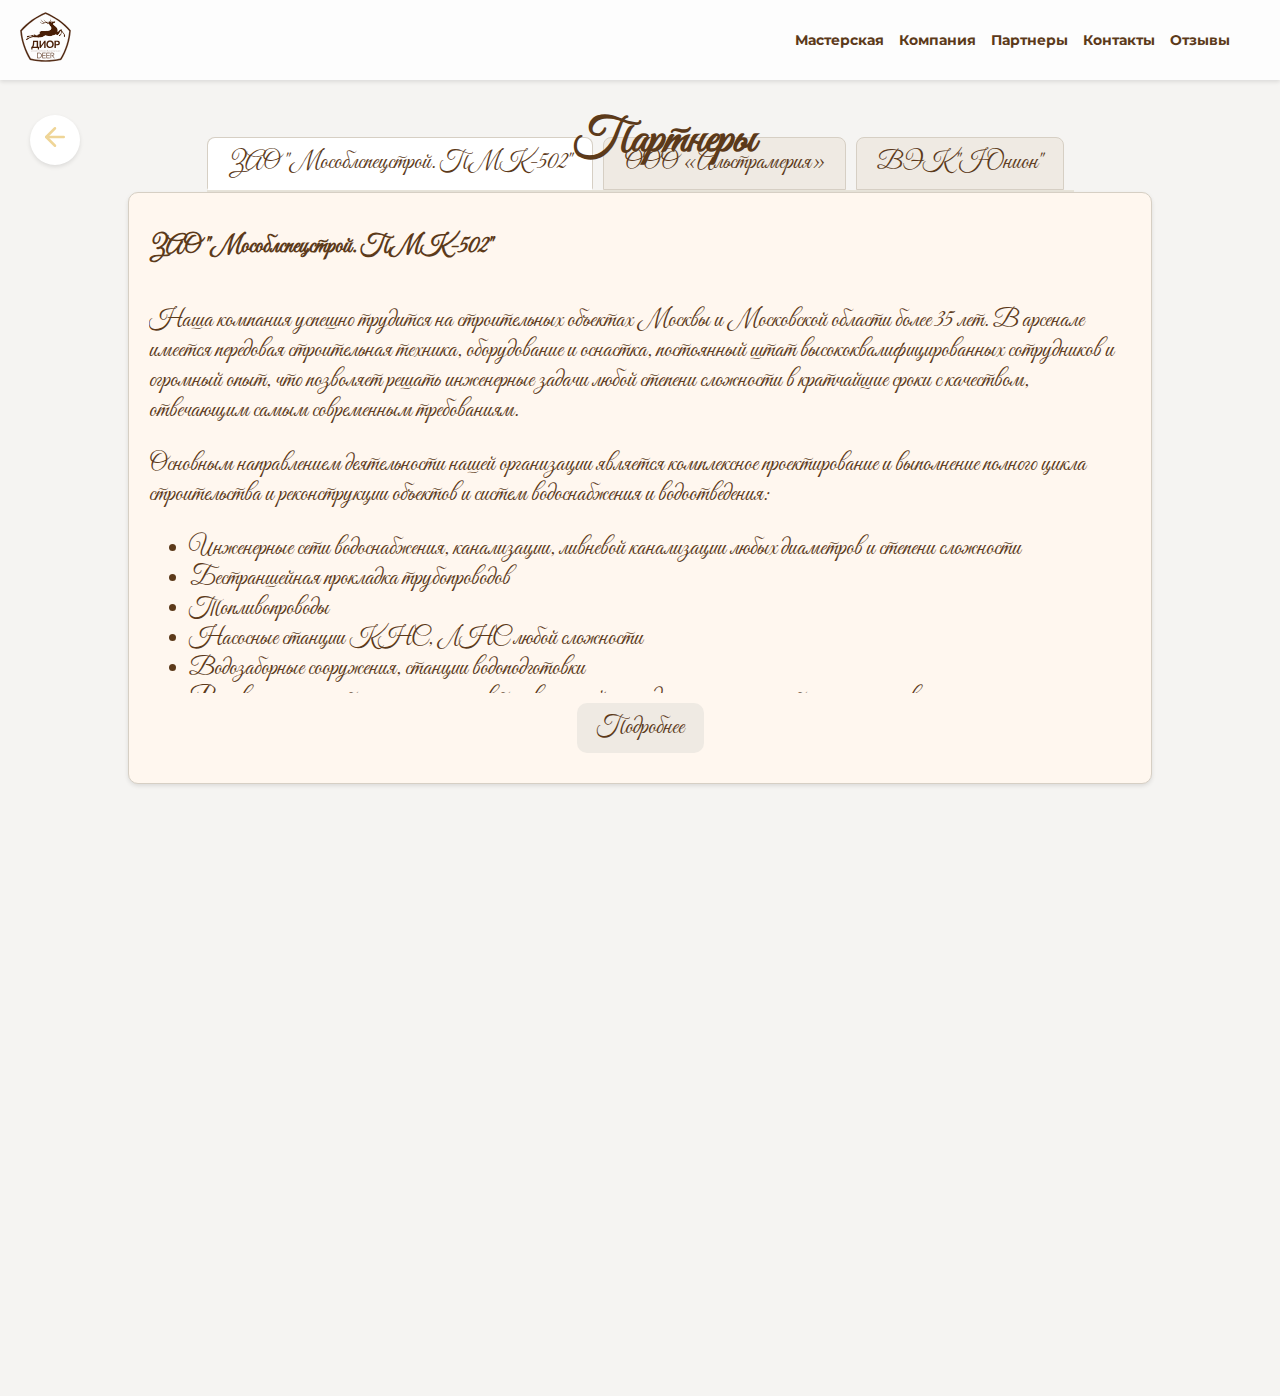
<file: partners.html>
<!DOCTYPE html>
<html lang='en'>
<head>
	<meta charset='UTF-8'>
	<meta name="viewport" content="width=device-width, initial-scale=1.0">
	<title>DIOR Partners</title>
	<link rel="stylesheet" href="partners.module.css">
</head>
<body>
	<header>
        <div class="logo">
            <a href="#">
                <img src="images/logo.svg" alt="logo">
            </a>
        </div>
        <nav class="desktop-menu">
	          <a href="#">Мастерская</a>
            <a href="#">Компания</a>
            <a href="#">Партнеры</a>
            <a href="#">Контакты</a>
	          <a href="#">Отзывы</a>
        </nav>
        <div class="mobile-menu">
            <div class="menu-icon" onclick="toggleMenu()">
                 <svg class="burger-icon" xmlns="http://www.w3.org/2000/svg" viewBox="0 0 24 24" width="24" height="24">
                <line class="line1" x1="3" y1="6" x2="21" y2="6" />
                <line class="line2" x1="3" y1="12" x2="21" y2="12" />
                <line class="line3" x1="3" y1="18" x2="21" y2="18" />
            </svg>
            </div>
        </div>
        <div class="mobile-menu-links">
            <a href="#">Мастерская</a>
            <a href="#">Компания</a>
            <a href="#">Партнеры</a>
            <a href="#">Контакты</a>
	          <a href="#">Отзывы</a>
        </div>
    </header>

    <div class="header-content">
        <div class="back-arrow" id='back_arrow'>
            <a href="index.html">
                <svg xmlns="http://www.w3.org/2000/svg" width="30" height="30" viewBox="0 0 24 24" fill="none" stroke="#efd597" stroke-width="2" stroke-linecap="round" stroke-linejoin="round" class="feather feather-arrow-left">
                    <line x1="19" y1="12" x2="5" y2="12"></line>
                    <polyline points="12 19 5 12 12 5"></polyline>
                </svg>
            </a>
        </div>
        <h1>Партнеры</h1>
    </div>

    <div class="tabs">
        <button class="tab-button active" data-tab="1">ЗАО "Мособлспецстрой. ПМК-502"</button>
        <button class="tab-button" data-tab="2">ООО «Альстрамерия»</button>
	      <button class="tab-button" data-tab="3">ВЭК "Юнион"</button>
    </div>

	<div class="partners-content">
		<div class="tab-content active" id="tab-1">
    <h2>ЗАО "Мособлспецстрой. ПМК-502"</h2>
    <div class="partner-details">
        <p>Наша компания успешно трудится на строительных объектах Москвы и Московской области более 35 лет. В арсенале имеется передовая строительная техника, оборудование и оснастка, постоянный штат высококвалифицированных сотрудников и огромный опыт, что позволяет решать инженерные задачи любой степени сложности в кратчайшие сроки с качеством, отвечающим самым современным требованиям.</p>
        <p>Основным направлением деятельности нашей организации является комплексное проектирование и выполнение полного цикла строительства и реконструкции объектов и систем водоснабжения и водоотведения:</p>
        <ul>
            <li>Инженерные сети водоснабжения, канализации, ливневой канализации любых диаметров и степени сложности</li>
            <li>Бестраншейная прокладка трубопроводов</li>
            <li>Топливопроводы</li>
            <li>Насосные станции КНС, ЛНС любой сложности</li>
            <li>Водозаборные сооружения, станции водоподготовки</li>
            <li>Резервуары и емкостные сооружения, в т.ч. в сложнейших гидрогеологических и стесненных условиях с применением опускного метода</li>
            <li>Очистные сооружения хозяйственно-бытовых стоков</li>
            <li>Сооружения очистки ливневых вод</li>
        </ul>
        <p>Другими видами деятельности являются:</p>
        <ul>
            <li>Дорожно-строительные работы</li>
            <li>Комплексное благоустройство территорий</li>
            <li>Малоэтажное строительство промышленного и жилого назначения</li>
        </ul>
        <p>ЗАО «Мособлспецстрой. ПМК-502» отличает оперативность и гибкость в решении инженерно-технических задач, четкое выполнение достигнутых договоренностей.</p>
        <p>Выручка компании за последние 5 лет:</p>
        <ul>
            <li>2023г – 9385 млн. руб.</li>
            <li>2022г. – 9385 млн. руб.</li>
            <li>2021г. – 3148 млн. руб.</li>
            <li>2020г. – 2222 млн. руб.</li>
            <li>2019г. – 4904 млн. руб.</li>
        </ul>
        <h3>Перечень наиболее значимых реализованных проектов за последние 5 лет:</h3>
        <p><strong>ООО "ИнжСтрой-Инновации" Московская обл. р-н Ленинский г. Видное ш. Белокаменное д.9</strong></p>
        <p>№ИСИ-ПМК/41-23 от 26.04.2023г. Ливневая канализация. Общественно-жилая застройка с объектами социальной инфраструктуры 1-я очередь строительства (Корпуса 1.1 1.2 1.3 1.4)» по адресу: г. Москва ш. Открытое вл. 18/1. Статус: выполнен.</p>
        <p>№ИСИ-ПМК/44-23 от 16.06.2023 комплекс работ по технологическому присоединению к централизованной системе водоотведения поверхностных сточных вод ГУП «Мосводосток». Общественно-жилая застройка с объектами социальной инфраструктуры по адресу: г. Москва ЮАО Кавказский б-р вл.51. Статус: выполнен.</p>
        <p>№ИСИ-ПМК/45-23 от 05.07.2023 комплекс работ по подключению к централизованной системе холодного водоснабжения объекта. Жилой комплекс с подземной автостоянкой и встроенно-пристроенными нежилыми помещениями. Этап 1: квартал 1 корпуса 1.1; 1.4; 1.6 квартал 2 корпуса 2.1 2.4. Этап 1.1: квартал 1. корпуса 1.2 1.3 1.5 квартал 2 корпуса 2.2 2.3 13 квартал 3 корпуса 3.1-3.8 по адресу: г.Москва Очаковское ш. владение 3А 5 5А для выполнения работ по подключение к централизованной системе холодного водоснабжения. Статус: выполнен.</p>
        <p>№ИСИ-ПМК/46-23 от 12.07.2023 комплекс работ по подключению к централизованной системе холодного водоснабжения объекта. Многофункциональный жилой комплекс в составе жилой застройки с объектами социальной инфраструктуры по адресу: г. Москва ул. Руставели вл.14. Статус: выполнен.</p>
        <p>№ИСИ-ПМК/47-23 от 13.07.2023 комплекс работ по подключению к централизованной системе холодного водоснабжения объекта. Многофункциональная общественно-жилая застройка. Корпус 2 - (строения 2.1 2.2 2.3 2.4) жилой дом с подземной автостоянкой и инженерными сетями по адресу: г. Москва Алтуфьевское шоссе земельный участок 53/1. Статус: выполнен.</p>
        <p>ИСИ-ПМК/48-23 от «25» сентября 2023 г. комплекс работ по строительству водопроводной сети. г. Москва Очаковское ш. вл. 3 3А 5 площадка. Статус: выполнен.</p>
        <p>ИСИ-ПМК/50-23 от 16.10.2023 комплекс работ по строительству тепловой сети. г. Москва ул. Складочная вл. 6. Статус: выполнен.</p>
        <p>ИСИ-ПМК/51-23 от 16.10.2023 комплекс строительно-монтажных работ для подключения к централизованной системе холодного водоснабжения. Многофункциональная застройка по адресу: г. Москва ул. Пресненский Вал вл. 27. Статус: в процессе.</p>
        <p>ИСИ-ПМК/52-23 от 18.10.2023 комплекс строительно-монтажных работ по устройству сетей водопровода бытовой и ливневой канализации. «Общеобразовательная организация на 650 мест» по адресу: г. Москва ул. Складочная вл.6. Статус: в процессе.</p>
        <p><strong>ООО "ИнжСтрой-Инновации" Московская обл. р-н Ленинский г. Видное ш. Белокаменное д.9 к.105</strong></p>
        <p>№ИСИ-ПМК.19-22 от 10.01.2022 устройство наружных сетей бытовой канализации. Многофункциональная общественно-жилая застройка. 7 этап строительства. Корпус 3 – жилой дом (строения 3.1 3.2 3.4 3.5 3.6) с подземной стоянкой автомобилей по адресу: г. Москва вблизи Мякининской поймы. Статус: выполнен.</p>
        <p>№ИСИ-ПМК.21-22 от 10.01.2022 устройство сетей ливневой канализации. Статус: выполнен.</p>
        <p>№ИСИ-ПМК/24-22 от 06.02.2022 комплекс работ по строительству дождевой и хозяйственно-бытовой канализации. г. Москва ул. Люблинская вл.72 корп. 28 школа. Статус: выполнен.</p>
        <p>ИСИ-ПМК/27-22 от «04» мая 2022 г. на подключение к централизованной системе холодного водоснабжения объекта. Многофункциональный жилой комплекс. Корп. 1.1 секции 1.1-1.2(этап 1.1) корп. 1.2 секции 1.3-1.4(этап 1.2) и корп. 2 с подземной автостоянкой и ДОО на 110 мест по адресу: г. Москва Красноказарменная ул. вл. 15 ЮВАО район Лефортово. Статус: выполнен.</p>
        <p>ИСИ-ПМК/29-22 от 26» мая 2022 г. на выполнение работ по строительству временных сетей. Общественно-жилая застройка с объектами социальной инфраструктуры" по адресу: г. Москва ул. Севанская вл. 62; Кавказский б-р вл. 51 этап 1. Статус: выполнен.</p>
        <p>ИСИ-ПМК/30-22 от 01.06.2022 комплекс работ по устройству дренажа. Многофункциональная общественно-жилая застройка по адресу: г. Москва ЗАО вблизи Мякининской поймы. 6 этап строительства. Корпус 8 - СОШ на 825 мест. Статус: выполнен.</p>
        <p>ИСИ-ПМК/31-22 от 17.06.2022 устройству наружных инженерных сетей водоснабжения ливневой и бытовой канализации. Объект капитального строительства по адресу: г. Москва Кавказский б-р вл. 51 площадка. Статус: выполнен.</p>
        <p>ИСИ-ПМК/32-22 от 11.07.2022 комплекс работ по устройству наружных сетей ливневой канализации. Многофункциональная общественно-жилая застройка по адресу: г. Москва ЗАО вблизи Мякининской поймы. 6 этап строительства. Корпус 8 - СОШ на 825 мест. Статус: выполнен.</p>
        <p>ИСИ-ПМК/34-22 от 15.08.2022г. комплекс работ по устройству наружных сетей водоснабжения бытовой и дождевой канализации. Общественно-жилая застройка с объектами социальной инфраструктуры 1-я очередь строительства (Корпуса 1.1 1.2 1.3 1.4)» по адресу: г. Москва ш. Открытое вл. 18/1. Статус: выполнен.</p>
        <p>ИСИ-ПМК/37-22 от «03» октября 2022 г.на устройство наружных сетей водоснабжения бытовой и дождевой канализаций. Общественно-жилая застройка 1-я очередь строительства (корпуса 1.11.21.31.41.51.6) по адресу: г. Москва Кавказский б-р вл. 51. Статус: выполнен.</p>
        <p>ИСИ-ПМК/39-22 от 14.11.2022 выполнение работ по хозяйственно-бытовой ливневой канализации и водопровода на объекте: г. Москва Пресненский вал вл. 27. Статус: выполнен.</p>
        <p><strong>ЗАО «ТЗК Шереметьево» 141426 Московская область, город Химки, Международный аэропорт Шереметьево, а/я 7</strong></p>
        <p>№7691821/0522Д от «30»декабря 2021г. Выполнение СМР на объекте. Реконструкция Очистных сооружений поверхностных стоков (инв. № 01023930102393рек.) и промышленно-ливневой канализации на складе ГСМ ББХ. Статус: выполнен.</p>
        <p><strong>"Жилстрой-МО" ООО Московская область, г. Видное, с.п. Молоковское</strong></p>
        <p>№Ж-2183-21 от 15.12.2021г. Устройство внутриплощадочных сетей очистных сооружений поверхностного стока. Комплексная жилая застройка с объектами инфраструктуры по адресу: Московская область, г.о. Красногорск, вблизи д. Путилково. Статус: выполнен.</p>
        <p>№ Ж-207-22 от 04.02.2022г. Устройство «Очистных сооружений поверхностного стока (ЛОС). Комплексная жилая застройка с объектами инфраструктуры расположенная по адресу: Московская область, Одинцовский городской округ, р.п. Заречье. Статус: выполнен.</p>
        <p>№ Ж-1545-22 от 06.06.2022 Выполнение комплекса строительно-монтажных работ по монтажу стальных футляров методом микротоннелирования под прокладку магистральных инженерных сетей хозяйственно-бытовой канализации. Жилой комплекс по адресу: Московская область, городской округ Домодедово, с. Ям 1-я очередь строительства. Статус: выполнен.</p>
        <p><strong>Дорожно-мостовое управление ООО ( ООО ДМУ) 140000 Московская область, г. Люберцы, ул. Красная, д.1, эт.7, пом.72, комн5</strong></p>
        <p>№ 2760-726-24/ЛШ/ДМУ/ПМК от 23.06.2023г. Устройство дождевой канализации (519 м). Реконструкция автомобильной дороги «Лобня – аэропорт Шереметьево. Статус: выполнен.</p>
        <p>№ 2760-726-ДК-2-ЛШ-ПМК от 11.08.2021г. Устройство дождевой канализации. Реконструкция автомобильной дороги «Лобня – аэропорт Шереметьево. Статус: выполнен.</p>
        <p><strong>ООО "ИнжСтрой-Инновации" Московская обл. р-н Ленинский г. Видное ш. Белокаменное д.9 к.105</strong></p>
        <p>№ИСИ-ПМК/18-21 от 27.12.2021 монтаж металлоконструкции ВЗУ. ОАО Марьинская птицефабрика уч.№VIII-3 по адресу: г. Москва поселение Филимоновское. Статус: выполнен.</p>
        <p>№ИСИ-ПМК/17-21 от 08.11.2021 г. устройству дренажа. Многофункциональная общественно-жилая застройка. 7 этап строительства. Корпус 3 – жилой дом (строения 3.1 3.2 3.4 3.5 3.6) с подземной стоянкой автомобилей по адресу: г. Москва вблизи Мякининской поймы. Статус: выполнен.</p>
        <p>№ИСИ-ПМК-14-21 от 20.10.2021 Выполнение комплекса работ по устройству хозяйственно-бытовой ливневой канализации. г. Москва Перовское Шоссе вл. 24 корп. 1.1 1.2. Статус: выполнен.</p>
        <p>№ИСИ-ПМК/07-21 от 23.07.2021г. Устройство наружных сетей ливневой канализации в интервалах К2-221 К2-4 а так же бытовой канализации в интервалах К2-222 223 224 225. Многофункциональный жилой дом корпус 7 (этап 11) в составе комплексной общественно-жилой застройки» по адресу: г. Москва ул. Люблинская вл. 72. Статус: выполнен.</p>
        <p>№ИСИ-ПМК/08-21 от 23.07..2021г. Комплекс работ по строительству сетей ливневой канализации. Технологическое присоединение к центральной системе водоотведения поверхностных сточных вод ГУП "Мосводосток" объекта "Комплексная застройка по адресу: г. Моства ЮВАО р-н Люблино Люблинская ул. вл.72.1этап. Статус: выполнен.</p>
        <p>№ИСИ-ПМК/09-21 от 23.07.2021г. Строительство монолитной части ВЗУ и фундаментных плит павильонов для АРТ скважины. Жилой комплекс "Середневский лес" по адресу: г.Москва поселение Филимонковское ОАО "Марьинская птицефабрика вблизи д. Середнево участок 8-3. Статус: выполнен.</p>
        <p>№ИСИ-ПМК/10-21 от 23.07.2021г. Устройство наружных сетей бытовой и ливневой канализации. Многоэтажная жилая застройка с объектами социальной инфраструктуры: Корпуса 1.3-1.6 по адресу: г. Москва ул. Озерная 44. Статус: выполнен.</p>
        <p>№ИСИ-ПМК/11-21 от 23.07.2021г. Устройство наружных сетей бытовой и ливневой канализации. Многоэтажная жилая застройка с объектами социальной инфраструктуры: по адресу: г. Москва ул. Большая Очаковская вл. 2. Статус: выполнен.</p>
        <p>ИСИ-ПМК/15-21/ВЗУ от 14.10.2021 изготовление и поставка металлоконструкций. ОАО Марьинская птицефабрика уч.№VIII-3 по адресу: г. Москва поселение Филимоновское. Статус: выполнен.</p>
        <p>№ИСИ-ПМК/2021 от 21.01.2021г. Вынос и перекладка сетей дождевой канализации. Жилой комплекс по адресу: г.Москва ул. Академика Павлова д. 56. Статус: выполнен.</p>
        <p><strong>ООО "ИнжСтрой-Инновации" Московская обл. р-н Ленинский г. Видное ш. Белокаменное д.9 к.110</strong></p>
        <p>№СМР-22-2020 от 15.06.2020г. Устройство водопровода. Жилой комплекс по адресу: г.Москва Ильменский проезд 17. Статус: выполнен.</p>
        <p>№СМР-23-2020 от 15.06.2020г. Устройство бытовой и ливневой канализации. Статус: выполнен.</p>
        <p><strong>ООО "ЭнергоСтрой" 194021 Санкт-Петербург ул. Шателена д.26 литер А пом.1-Н комната 151</strong></p>
        <p>№ 2019-ЭС-ШЕР-АНТЦ от 31.05.19г. работы по устройству траншеи глубиной до 7 м шириной 45 м в шпунтах с креплением стенок под прокладку коллектора ВДС. Магистральная РД с соединительной РД-13458910 в составе: участок МРД-1 (от РД-16 до РД-6) участки примыканий РД-6 и РД-17 к МРД-1 западный участок перрона (АНТЦ) площадка ПОЖ-3 на западном перроне сектора Ш-1 стоянка для гонки двигателей на месте МС 68-69» Международного аэропорта Шереметьево. Статус: выполнен.</p>
        <p><strong>АО "АЭРО-Шереметьево" Московская область, г. Химки, ул. Авиационная, вл. 7</strong></p>
        <p>№010219/ГП от 01.02.2019г строительство объекта "Фидерные трубопроводы и гидрантная система терминала С "Этап №1" международного аэропорта Шереметьево". Статус: выполнен.</p>
        <p>№УКС-0388-19 от 28.06.2019г. Общестроительные работы устранение недостатков. Базовый склад и оперативно-заправочный комплекс ТЗК АО "АЭРО-Шереметьево". Статус: выполнен.</p>
        <p>№УКС-0413-19 от 26.07.2019г. строительно-монтажные работы на ж/д пути. Железнодорожный путь необщего пользования с выставочными путями Топливо-заправочного комплекса АО «АЭРО-Шереметьево». Статус: выполнен.</p>
        <p><strong>Директор _____________________ Свирин И.В.</strong></p>
    </div>
    <div class="details-button">
        <button class="show-more-btn">Подробнее</button>
    </div>
</div>


		<div class="tab-content hidden" id="tab-2">
    <h2>ООО "Альстрамерия"</h2>
    <div class="partner-details">
        <p>ООО «АЛЬСТРАМЕРИЯ»<br>
            129344, г. Москва, Анадырский пр-д, д. 9<br>
            ИНН 7716175420 КПП 771601001 ОГРН 1037739153473<br>
            р/с 40702810238090002036 ПАО «Сбербанк» г. Москва<br>
            к/с 30101810400000000225, БИК 044525225, ОКПО 18754113, ОКВЭД 52.74
        </p>
        <p>ООО «Инженерный Центр «Альстрамерия»<br>
            ИНН 7716508824 КПП 771601001 ОГРН 1047796420418<br>
            р/с 40702810338090002033 ПАО «Сбербанк» г. Москва<br>
            к/с 30101810400000000225, БИК 044525225, ОКВЭД 43.22<br>
            Тел/факс: (499) 184-31-46, 184-17-27, 185-21-80<br>
            e mail: <a href="mailto:alstra@alstra.ru">alstra@alstra.ru</a> <br>
            <a href="http://www.alstra.ru">http://www.alstra.ru</a> <br>
            <a href="http://запчастидлякотлов.рф/">http://запчастидлякотлов.рф/</a>
        </p>

        <h3>Краткие сведения</h3>
        <p>ООО "АЛЬСТРАМЕРИЯ" является самостоятельным коммерческим предприятием. В своей структуре объединяет 2 юридических лица - ООО «АЛЬСТРАМЕРИЯ» и ООО «Инженерный центр «Альстрамерия». Общий стаж работы около 25 лет. ООО «АЛЬСТРАМЕРИЯ» зарегистрировано 01.02.1999 г. ООО «ИЦ «Альстрамерия» зарегистрировано 11.06.2004 г.</p>

        <p>В собственности юридических лиц находятся нежилые (офисные) помещения общей площадью 156 кв м., заключен долгосрочный договор аренды складского помещения общей площадью 70 кв м. В своей структуре предприятия объединяют более 60 (штатный и привлекаемый по трудовым соглашениям) человек квалифицированного персонала, оснащенного необходимым оборудованием, инструментом, приспособлениями, обеспечивающих высокое качество выполняемых работ.</p>

        <p>Недоимок в городской и федеральный бюджет, задолженностей по заработной плате оба предприятия не имеют.</p>

        <p>Директор ООО "АЛЬСТРАМЕРИЯ": А.Ю. Фоломеев</p>
        <p>Генеральный директор ООО ИЦ "Альстрамерия": С.М. Никитин</p>

        <h3>Сведения о претенденте на выполнение монтажных и пусконаладочных работ по электроснабжению, автоматике, системам автоматизированного учета и контроля, системам автоматизированное здание, системам охранного телевидения и охранных сигнализаций, СКУД, ЛВС, телевидению, отоплению, водоснабжению, канализации, котельной, вентиляции, кондиционированию</h3>

        <p>ООО «АЛЬСТРАМЕРИЯ»<br>
            Юридический и фактический адрес: 129344, г. Москва, Анадырский пр-д, д. 9<br>
            Дата регистрации: 01.02.1999г<br>
            ИНН 7716175420 КПП 771601001 ОГРН 1037739153473 ОКВЭД 52.74
        </p>
        <p>Учредители-граждане Российской федерации:<br>
            Никитин Сергей Михайлович, Фоломеев Андрей Юрьевич<br>
            Офисные и производственные мощности: 129344, г. Москва, Анадырский пр-д, д. 9, офис, собственность, 156 м2;
        </p>

        <p>ООО «Инженерный центр «Альстрамерия»<br>
            Юридический и фактический адрес: 129344, г. Москва, Анадырский пр-д, д. 9<br>
            Дата регистрации: 11.06.2004г.<br>
            ИНН 7716508824 КПП 771601001 ОГРН 1047796420418 ОКВЭД 45.01
        </p>
        <p>Учредители-граждане Российской федерации:<br>
            Никитин Сергей Михайлович, Фоломеев Андрей Юрьевич<br>
            Офисные и производственные мощности: 129344, г. Москва, Анадырский пр-д, 9, офис 111 м2; 129344, г. Москва, ул. Менжинского, д. 23, корп.2, склад, аренда, 70 м2.
        </p>
        <p>Действующее членство в Саморегулируемой организации «Cоюз монтажников инженерных систем зданий и сооружений» - регистрационный номер 300 от 21.01.2010 г</p>
        <p>Действующее членство в Межрегиональной ассоциации архитекторов и проектировщиков- регистрационный номер 0450.</p>
        <p>Лицензия №77-Б/02139 от 22.05.2015 г на осуществление деятельности по монтажу, техническому обеспечению и ремонту средств обеспечения пожарной безопасности зданий и сооружений.</p>
        <p>Лицензия №ЦО-(У)-02-108-12177 от 18.02.2021 на право сооружения ядерных установок.</p>
        <p>Сертификат соответствия №СДС.ССТ.СМК 31111.04-173 от 08.07.2022 г Система Менеджмента Качества (ISO 9001:2015)</p>

        <h3>Собственный производственный и технический персонал</h3>
        <p>Штат: 60 человек:</p>
        <ul>
            <li>Руководство - 5</li>
            <li>Бухгалтерия - 2</li>
            <li>Юрист, кадры - 1</li>
            <li>Секретариат - 1</li>
            <li>Прорабы - 6</li>
            <li>Снабжение-склад - 4</li>
            <li>Монтажники - 24, от 50 до 100 работают по договорам подряда</li>
            <li>Инженеры-проектировщики - 8</li>
            <li>Инженеры-наладчики – 9</li>
            <li>Специалисты IT – 2 работают по договорам подряда</li>
        </ul>

        <h3>Перечень наиболее крупных объектов сопоставимого вида и объемы выполненных работ компанией «Альстрамерия»</h3>
        <ul>
            <li>1999г.- 2000г. - посольство Индии, - отопление, водопровод, канализация, тепловой пункт</li>
            <li>2000г.-2001г. - загородный комплекс отдыха КАНТРИ-КЛУБ, 1500м2 - вентиляция, отопление, водопровод, канализация, котельная</li>
            <li>2002г.-2003г - 61 отд. милиции, г Москва - отопление, водопровод, канализация</li>
            <li>2002г.- КОРУС - торговый центр МКАД 61 км - котельная</li>
            <li>2003г.-2004г. - Деловой центр АРКАДА (м. Профсоюзная) - вентиляция, кондиционирование</li>
            <li>2003г.-2005г. - развлекательный центр СОЛЯРИС (Осташковское ш. 2 км) - котельные</li>
            <li>2006г.-2007г. - САЛАНФ-СТРОЙ - МО, Дмитровский р-н, Российский Олимпийский Центр ОЗЕРО КРУГЛОЕ - вентиляция, отопление</li>
            <li>2007г. – санно-бобслейная трасса ПАРАМОНОВО - электроснабжение</li>
            <li>2007г.-2008г. - САЛАНФ-СТРОЙ - МО, Рузский р-н, с. Волынщино, «Спортивный зал Сборной России для тяжелой атлетики, с бытовыми помещениями» - вентиляция, кондиционирование</li>
            <li>2007г.-2010г. - Банк ЦЕНТРКРЕДИТ, г. Москва, ул.1812года, банк, ресторан, 1600 м2 – вентиляция, отопление, водопровод, канализация, электроснабжение</li>
	          <li>2007г.- 2010г. – ФОДД - Головной офис компании ИНТЕРРОС, г. Москва, ул. Большая Якиманка, здание 5 эт. – отопление, водопровод, канализация, тепловой пункт;</li>
            <li>2007г.- 2009г. – ТРЕСТ МОСЭЛЕКТРОТЯГСТРОЙ - Особая экономическая зона «Дубна» - электроснабжение 4-х (из 5) корпусов 1-го пускового комплекса, уличное освещение;</li>
            <li>2008г.- 2010г. - САЛАНФ-СТРОЙ - г. Москва, 17-ый проезд Марьиной рощи, вл.4, «Многоярусный гараж, техцентр» - вентиляция;</li>
            <li>2008г.- 2010г. - САЛАНФ-СТРОЙ -г. Москва, Нахимовский проспект, вл.47, корп.2 – Жилой дом 22 эт. с подземным паркингом - вентиляция;</li>
            <li>2008г.- 2010г. - САЛАНФ-СТРОЙ - г. Москва, Нахимовский проспект, вл.47, корп.3 – «Учебно-производственный комбинат» - вентиляция;</li>
            <li>2009г. - ООО «Адвант – Инвест» - МО, г. Дубна, промзона Александровка - наружные сети водопровод, канализация;</li>
            <li>2009г. – 2010г. – МО, г Сергиев Посад, ул. Митькина, д. 14 - гостиница 2500 м<sup>2</sup> - отопление, водоснабжение, канализация, котельная, вентиляция;</li>
            <li>2009г. – 2011г. – САЛАНФ-СТРОЙ - г. Москва, Комсомольский пр-т, д. 22/2 – «Поликлиника №17 Министерства Обороны РФ» - вентиляция;</li>
            <li>2009г. - 2011г. – ТРЕСТ МОСЭЛЕКТРОТЯГСТРОЙ - г. Воронеж, Академия ГО МЧС России, реконструкция учебного корпуса, 5 эт. (включая этаж клинико-диагностического центра); электромонтаж внутренних сетей, поставка наладка электрооборудования;</li>
            <li>2010г.- 2011г. - ООО «Бокер» - г. Москва, ул. Садовая-Самотечная, д.13, стр.3 – ресторан ШТОЛЕ, 250 м<sup>2</sup>, - водоснабжение, канализация;</li>
            <li>2010г.- 2011г. - ФОДД - г. Москва, ЦАО, ул. Малая Никитская, д. 15, стр. 1- Жилой дом 7 эт., 4300 м<sup>2</sup>, водоснабжение, канализация;</li>
            <li>2010г.-2011г. – ТРЕСТ МОСЭЛЕКТРОТЯГСТРОЙ - МО, г. Балашиха, Институт ГО МЧС России, здания испытательного полигона, 5 зданий, электромонтаж внутренних сетей, монтаж наружных коллекторов электрических сетей и сетей связи, установка и расключение оборудования;</li>
            <li>2011г. – 2013 г – МО, г. Дубна, ул. Ж.Кюри, д. 6 – ОИЯИ Объединенный Институт Ядерных Исследований - монтаж приточных установок, установка чиллеров и фанкоилов.</li>
            <li>2011г. – 2013 г - ФОДД - г. Москва, ул. Советской Армии, вл. 6 - Жилой дом, Спорткомплекс, 12 000 м<sup>2</sup> – водоснабжение, канализация, отопление, теплоснабжение;</li>
            <li>2011г. – 2012г. - ФОДД -1-й Зачатьевский пер., д. 8/9 - Жилой дом - отопление, водоснабжение, теплоснабжение, кондиционирование;</li>
            <li>2012г. – 2012г. – МО, г. Красногорск-2, б-р Строителей, д. 4, стр. 1 Банк Проектного Финансирования, 3000 м<sup>2</sup>– электроснабжение, вентиляция, холодоснабжение, водоснабжение, канализация, отопление.</li>
            <li>2012г. – 2013г – г. Москва, ул. Пречистенка, д. 18 – особняк XVIII в./офисное здание – электроснабжение, автоматизация.</li>
            <li>2012г. – 2014 г ГП СМУ 2 - г. Москва, Зеленоградский АО, мкр.20, корп. 2038/2040 – Жилые дома по 24 этажа, 12100 м<sup>2</sup> – вентиляция, отопление.</li>
            <li>2012г. – 2014г - ПЕТРОСПЕК - МО, г. Щелково, Пролетарский пр-т, Гостиничный комплекс «Звездная», 31800 м<sup>2</sup> – отопление, котельная, теплый пол.</li>
            <li>2013г. – 2014 г – ООО "ПСК "ПИКО" – г. Дубна, здание Ускорителя Элементарных Частиц ОИЯИ Объединенного Института Ядерных Исследований, 650 м<sup>2</sup> – электроснабжение, электроосвещение, вентиляция.</li>
            <li>2015г. – по настоящее время – ЖК «ЭГО Дом» с паркингом- г. Москва, ул. Новоалексеевская, д. 22А – монтаж систем водоснабжения, отопление, канализация, пожарный водопровод.</li>
            <li>2015г – 2017 г– Московская область, Истринский район, КП "Миллениум Парк"- жилой дом - изготовление проектной документации, архитектура, строительно-монтажные работы (автоматика и диспетчеризация, электроснабжение, электроосвещение, вентиляция, кондиционирование, автоматика, слаботочные сети, отопление, водопровод, канализация, система «умный дом»), отделочные работы, меблировка.</li>
            <li>2016 г- 2017 г- КП «Артек», Московская область, Красногорский район, вблизи д. Козино. Жилой дом изготовление проектной документации, архитектура, строительно-монтажные работы (автоматика и диспетчеризация, электроснабжение, электроосвещение, вентиляция, кондиционирование, автоматика, слаботочные сети, отопление, водопровод, канализация, «умный дом»), отделочные работы.</li>
            <li>2016 г- 2017 г- выполнено с соблюдением сроков - Объединенный Институт Ядерных Исследований - монтажные и пуско-наладочные работы градирной установки 3,5 мВт.</li>
            <li>2017 г - выполнено с соблюдением сроков- ТК «Ритейл Парк» по адресу: Самарская область, г. Тольятти, пересечение Южного и Обводного шоссе - поставка крупного дорогостоящего вентиляционного оборудования.</li>
            <li>2017 г - выполнено с соблюдением сроков- ООО «ИММО-ТЛТ», г. Тольятти, пересечение Южного и Обводного шоссе, ТЦ «Акварель» - поставка крупного дорогостоящего вентиляционного оборудования.</li>
            <li>2017 г - выполнено с соблюдением сроков - Объединенный Институт Ядерных Исследований - монтажные и пуско-наладочные работы дополнительных чиллеров и приточных установок.</li>
            <li>2017 г - 2019 г - Центр современной культуры «Гараж» г. Москва, Крымский Вал, д.9, стр. 45 - изготовление проектной документации, монтаж инженерных систем (автоматика и диспетчеризация, электроснабжение, электроосвещение, вентиляция, кондиционирование, автоматика, слаботочные сети, отопление, водопровод, канализация).</li>
            <li>2017 г - 2019 - Фонд развития и поддержки искусства «АЙРИС»- ВДНХ (отдельно стоящее здание 1780м) - изготовление проектной документации, монтаж инженерных систем (автоматика и диспетчеризация, электроснабжение, электроосвещение, вентиляция, кондиционирование, автоматика, слаботочные сети, отопление, водопровод, канализация).</li>
            <li>2018 г - 2019 г- территория Базового склада ГСМ и Оперативно-заправочного комплекса топливозаправочного комплекса АО «АЭРО-Шереметьево» выполнение строительно-монтажных работ опрессовки и пуско-наладочных работ (ПНР).</li>
            <li>2019 г - 2020 г – ИКЕА-Московская обл., Солнечногорский р-н, д. Есипово- изготовление проектной документации, монтаж инженерных систем (автоматика и диспетчеризация, электроснабжение, электроосвещение, вентиляция, кондиционирование).</li>
            <li>2020 г – по настоящее время - АО «ШТРАБАГ» - Объект Объединенный Институт Ядерных Исследований Московская область, 141980 г. Дубна, площадка ЛФВЭ, <a href="http://nucloweb.jinr.ru/nica/colliderl.html">http://nucloweb.jinr.ru/nica/colliderl.html</a> «Размещение тяжелоионного коллайдера NICA на площадке ЛФВЭ ОИЯИ в г. Дубне с частичной реконструкцией здания 1», виды работ: отопление, водоснабжение, канализация, пожаротушение вентиляция, электроснабжение.</li>
            <li>2020 г – 2021 г- Пентхаус- частный Заказчик (860м) - г. Москва, 1-й Зачатьевский переулок, дом 10 - изготовление проектной документации, архитектура, строительно-монтажные работы (автоматика и диспетчеризация, электроснабжение, электроосвещение, вентиляция, кондиционирование, автоматика, слаботочные сети, отопление, водопровод, канализация, «умный дом»), отделочные работы.</li>
            <li>2020 г – 2021 г- Объединенный Институт Ядерных Исследований - монтажные и пуско-наладочные работы по обвязке и пуско-наладке двух холодильных установок (чиллер) с функцией естественного охлаждения NWA-FC 8 S K P SI+PD для системы водяного охлаждения (СВО) вакуумной системы Бустера и Нуклотрона.</li>
            <li>2021 г - выполнено с соблюдением сроков - Общество с ограниченной ответственностью «АДЮТОН-Н» (680м) - монтаж и пуско-наладка инженерных систем (автоматика и диспетчеризация, электроснабжение, электроосвещение) на объекте, по адресу: г. Москва, ул. 1-й Красногвардейский, д 22, стр 1, эт 26. ОФИСНЫЕ ПОМЕЩЕНИЯ для ООО ХЬЮГО БОСС РУС.</li>
            <li>2021-2023 г дом с бассейном, храмом - частный Заказчик (4870м) Московская область, Одинцовский район, городское поселение Лесной Городок, деревня Бородки - изготовление проектной документации, архитектура, строительно-монтажные работы (автоматика и диспетчеризация, электроснабжение, электроосвещение, вентиляция, кондиционирование, автоматика, слаботочные сети, отопление, водопровод, канализация, «умный дом»), отделочные работы.</li>
            <li>2022 г - выполнено с соблюдением сроков - Объединенный Институт Ядерных Исследований - монтажные и пуско-наладочные работы системы водяного охлаждения синхрона Бустер Нуклотрон проекта NICA.</li>
            <li>2023 г - по настоящее время- частный Заказчик (2087м) - Дом. Московская область, городской округ Красногорск, поселок дачного хозяйства Архангельское, улица Садовая - изготовление проектной документации, архитектура, строительно-монтажные работы (автоматика и диспетчеризация, электроснабжение, электроосвещение, вентиляция, кондиционирование, автоматика, слаботочные сети, отопление, водопровод, канализация, «умный дом»), отделочные работы.</li>
            <li>2023 г - выполнено с соблюдением сроков - Общеобразовательное частное учреждение «Газпром школа» выполнение рабочей документации для замены запорной арматуры и радиаторов системы отопления Здания, на основании чертежей и исходной информации, шефмонтаж.</li>
            <li>2023 г - по настоящее время - Общество с ограниченной ответственностью «БЕРОЛЮКС» - проведение монтажных работ (отопление, водоснабжение, канализация, пожаротушение вентиляция, электроснабжение) на объекте: «Завод по производству композитных и полимерных материалов, по адресу: Московская область, г. Дубна, ул. Приборостроителей, д.3в, в 390м на юго-запад, территория НПЗ ОЭЗ ТВТ «Дубна».</li>
            <li>2024 г - по настоящее время жилое помещение (квартира), расположенное в Многофункциональном жилом комплексе с подземной автостоянкой по адресу: Российская Федерация, город Москва, вн. тер. г. муниципальный округ Пресненский, наб. Краснопресненская, д. 14А, к. 1 - изготовление проектной документации, архитектура, строительно-монтажные работы (автоматика и диспетчеризация, электроснабжение, электроосвещение, вентиляция, кондиционирование, автоматика, слаботочные сети, отопление, водопровод, канализация, «умный дом»), отделочные работы.</li>
        </ul>
        <p>Директор ООО " АЛЬСТРАМЕРИЯ " А.Ю. Фоломеев</p>
        <p>Генеральный директор ООО "ИЦ "Альстрамерия" С.М. Никитин</p>
    </div>
    <div class="details-button">
        <button class="show-more-btn">Подробнее</button>
    </div>
</div>

		
		<div class='tab-content hidden' id='tab-3'>
			<h2>ВЭК "Юнион"</h2>
			<div class="partner-details">
				<h3>Официальный сайт:</h3>
				<a href='https://vekunion-msk.ru/' target='_blank'>https://vekunion-msk.ru/</a>
			</div>
		</div>

	</div>

</body>
<script src="script_partners.js"></script>
</html>
</file>
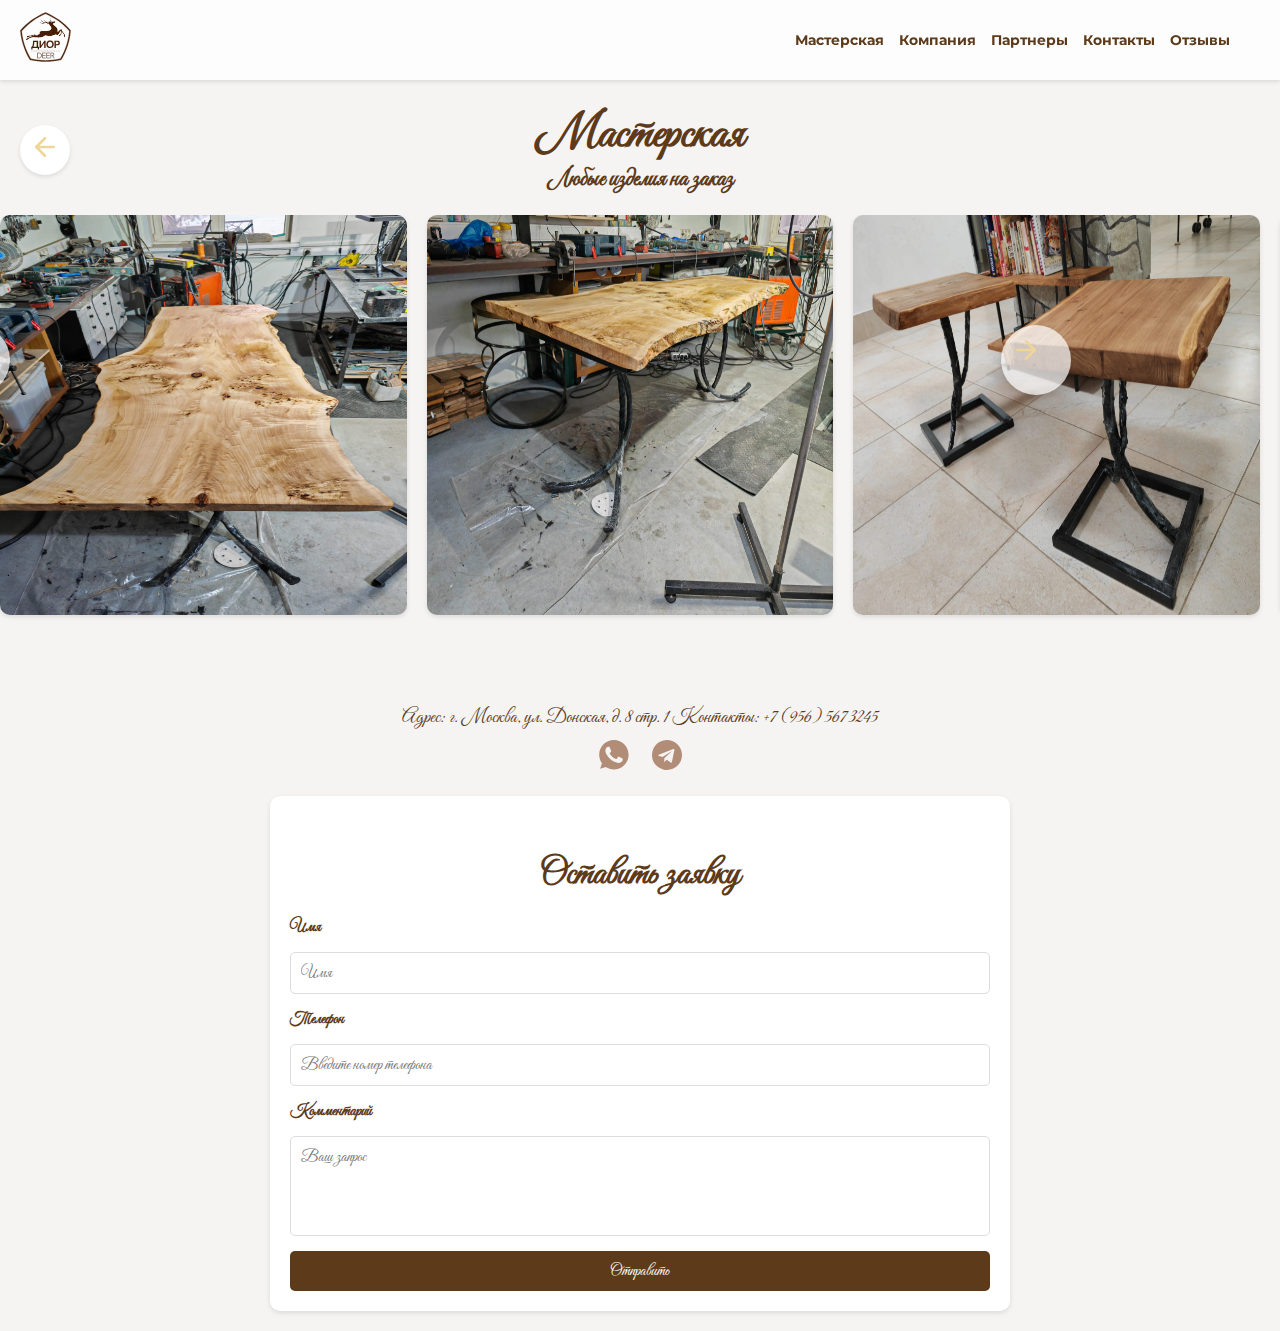
<file: workshop.html>
<!DOCTYPE html>
<html lang="en">
<head>
    <meta charset="UTF-8">
    <meta name="viewport" content="width=device-width, initial-scale=1.0">
    <title>Мастерская</title>
    <link rel="stylesheet" href="workshop.module.css">
</head>
<body>
    <header>
        <div class="logo">
            <a href="index.html">
                <img src="images/logo.svg" alt="logo">
            </a>
        </div>
        <nav class="desktop-menu">
	          <a href="#">Мастерская</a>
            <a href="#">Компания</a>
            <a href="partners.html">Партнеры</a>
            <a href="#">Контакты</a>
	          <a href="#">Отзывы</a>
        </nav>
        <div class="mobile-menu">
            <div class="menu-icon" onclick="toggleMenu()">
                 <svg class="burger-icon" xmlns="http://www.w3.org/2000/svg" viewBox="0 0 24 24" width="24" height="24">
                <line class="line1" x1="3" y1="6" x2="21" y2="6" />
                <line class="line2" x1="3" y1="12" x2="21" y2="12" />
                <line class="line3" x1="3" y1="18" x2="21" y2="18" />
            </svg>
            </div>
        </div>
        <div class="mobile-menu-links">
            <a href="#">Мастерская</a>
            <a href="#">Компания</a>
            <a href="#">Партнеры</a>
            <a href="#">Контакты</a>
	          <a href="#">Отзывы</a>
        </div>
    </header>

    <div class="header-content">
        <div class="back-arrow" id='back_arrow'>
            <a href="index.html">
                <svg xmlns="http://www.w3.org/2000/svg" width="30" height="30" viewBox="0 0 24 24" fill="none" stroke="#efd597" stroke-width="2" stroke-linecap="round" stroke-linejoin="round" class="feather feather-arrow-left">
                    <line x1="19" y1="12" x2="5" y2="12"></line>
                    <polyline points="12 19 5 12 12 5"></polyline>
                </svg>
            </a>
        </div>
        <h1>Мастерская</h1>
	    <h3>Любые изделия на заказ</h3>
    </div>

    <main>

<!--         <section class="slider-container"> -->
<!--             <div class="slider"> -->
<!--                 <div class="slide active"><img src="images/workshop/1.jpeg" alt="Item 1"></div> -->
<!--                 <div class="slide"><img src="images/workshop/2.jpeg" alt="Item 2"></div> -->
<!--                 <div class="slide"><img src="images/workshop/3.jpeg" alt="Item 3"></div> -->
<!--                 &lt;!&ndash; Add more slides here, up to 20 &ndash;&gt; -->
<!--                 <div class="slide"><img src="images/workshop/4.jpeg" alt="Item 4"></div> -->
<!--                 <div class="slide"><img src="images/workshop/5.jpeg" alt="Item 5"></div> -->
<!-- 	            <div class="slide"><img src="images/workshop/6.jpeg" alt="Item 6"></div> -->
<!-- 	            <div class="slide"><img src="images/workshop/7.jpeg" alt="Item 7"></div> -->
<!-- 	            <div class="slide"><img src="images/workshop/8.jpeg" alt="Item 8"></div> -->
<!-- 	            <div class="slide"><img src="images/workshop/9.jpeg" alt="Item 9"></div> -->
<!-- 	            <div class="slide"><img src="images/workshop/10.jpeg" alt="Item 10"></div> -->
<!-- 	            <div class="slide"><img src="images/workshop/11.jpeg" alt="Item 11"></div> -->
<!-- 	            <div class="slide"><img src="images/workshop/12.jpeg" alt="Item 12"></div> -->
<!--                 &lt;!&ndash; Continue adding images up to 20 &ndash;&gt; -->
<!--             </div> -->
<!--              -->
<!--         </section> -->
<!-- 	     -->
<!-- 	    <div class="arrows"> -->
<!--                 <div class="arrow left-arrow">&lt;</div> -->
<!--                 <div class="arrow right-arrow">&gt;</div> -->
<!--             </div> -->
	    
	    <div class="slider-container">
    <div class="slider"></div>
</div>
<div class="arrows">
<!--     <div class="arrow left-arrow">&lt;</div> -->
	<div class="back-arrow arrow left-arrow" id='left_arrow'>
                <svg xmlns="http://www.w3.org/2000/svg" width="30" height="30" viewBox="0 0 24 24" fill="none" stroke="#efd597" stroke-width="2" stroke-linecap="round" stroke-linejoin="round" class="feather feather-arrow-left">
                    <line x1="19" y1="12" x2="5" y2="12"></line>
                    <polyline points="12 19 5 12 12 5"></polyline>
                </svg>
        </div>
<!--     <div class="arrow right-arrow">&gt;</div> -->
	<div class="back-arrow arrow right-arrow" id='right_arrow'>
                <svg xmlns="http://www.w3.org/2000/svg" width="30" height="30" viewBox="0 0 24 24" fill="none" stroke="#efd597" stroke-width="2" stroke-linecap="round" stroke-linejoin="round" class="feather feather-arrow-left">
                    <line x1="19" y1="12" x2="5" y2="12"></line>
                    <polyline points="12 19 5 12 12 5"></polyline>
                </svg>
        </div>
</div>

        <section class="contact-info">
            <p class="address">Адрес: г. Москва, ул. Донская, д. 8 стр. 1 Контакты: +7 (956) 567 3245</p>
<!--             <p class="contacts">Контакты: +7 (956) 567 3245</p> -->
            <div class="contact-icons">
                <a href="#"><img src="images/whatsapp.svg" alt="WhatsApp"></a>
                <a href="#"><img src="images/telegram.svg" alt="Telegram"></a>
            </div>
        </section>

        <section class="form-section">
            <h3>Оставить заявку</h3>
            <form action="#">
                <label for="name">Имя</label>
                <input type="text" id="name" name="name" placeholder="Имя">

                <label for="phone">Телефон</label>
                <input type="text" id="phone" name="phone" placeholder="Введите номер телефона">

                <label for="comment">Комментарий</label>
                <textarea id="comment" name="comment" placeholder="Ваш запрос"></textarea>

                <button type="submit">Отправить</button>
            </form>
        </section>
    </main>
    <!-- Модальное окно -->
<div id="modal" class="modal">
    <span class="close">&times;</span>
    <img class="modal-content" id="modalImg">
</div>
    <script src="script_workputshop.js"></script>
</body>
</html>
</file>
<file: partners.module.css>
/* Общие стили */

@import url('https://fonts.googleapis.com/css2?family=Montserrat:wght@400;700&display=swap');
@import url('https://fonts.googleapis.com/css2?family=Great+Vibes&display=swap');

body {
    margin: 0;
    overflow-x: hidden;
    overflow-y: hidden;
    display: flex;
    justify-content: center;
    align-items: flex-start;
    flex-direction: column;
    height: 100vh;
    background-color: #F5F4F2;
    /*font-family: 'Montserrat', sans-serif;*/
    font-family: 'Great Vibes', cursive;
    color: #5C3A1A;
}

header {
    width: 100%;
    height: 80px;
    background-color: rgba(255, 255, 255, 0.8);
    box-shadow: 0 2px 4px rgba(0, 0, 0, 0.1);
    position: absolute;
    top: 0;
    left: 0;
    z-index: 100;
    display: flex;
    justify-content: space-between;
    align-items: center;
    padding: 10px 20px;
    box-sizing: border-box;
}

header .logo img {
    height: 50px;
}

header nav {
    display: flex;
    align-items: center;
    gap: 15px;
    margin-left: auto;
}

header nav a {
    text-decoration: none;
    color: #5C3A1A;
    font-size: 0.85em;
    font-weight: bold;
    font-family: 'Montserrat', sans-serif;
}

.mobile-menu {
    display: flex;
    flex-direction: column;
    width: 30px;
    height: 30px;
    justify-content: center;
    cursor: pointer;
}

.burger-icon {
    display: none;
    width: 24px;
    height: 24px;
}

.burger-icon line {
    stroke: #333;
    stroke-width: 2;
    stroke-linecap: round;
    transition: all 0.3s ease;
}

.mobile-menu-links {
    display: none;
    flex-direction: column;
    position: absolute;
    top: 60px;
    right: 20px;
    background-color: rgba(255, 255, 255, 0.9);
    box-shadow: 0 2px 4px rgba(0, 0, 0, 0.1);
    padding: 20px;
    border-radius: 5px;
}

.mobile-menu-links a {
    margin-bottom: 20px;
    text-decoration: none;
    color: #5C3A1A;
    font-size: 1em;
    font-weight: bold;
}

.mobile-menu-links a:last-child {
    margin-bottom: 0;
}

.mobile-menu-links.active {
    display: flex;
}

.header-content {
    position: absolute;
    top: 10%;
    display: flex;
    align-items: center;
    justify-content: space-between;
    width: 100%;
    padding: 20px 30px;
    box-sizing: border-box;
    margin-bottom: 20px;
}

.back-arrow {
    display: flex;
    align-items: center;
    justify-content: center;
    width: 50px;
    height: 50px;
    background-color: #ffffff;
    border-radius: 50%;
    box-shadow: 0 2px 4px rgba(0, 0, 0, 0.1);
}

.back-arrow svg {
    width: 30px;
    height: 30px;
}

.header-content h1 {
    font-family: 'Great Vibes', cursive;
    font-size: 48px;
    color: #5C3A1A;
    margin: 0 auto;
    text-align: center;
}

.tabs {
    display: flex;
    justify-content: center;
    margin: 0 auto;
    margin-top: 40px;
    border-bottom: 2px solid #E8E4DA;
}

.tab-button {
    background-color: #EFEAE3;
    border: 1px solid #D6CFC4;
    border-radius: 8px 8px 0 0;
    font-family: 'Great Vibes', cursive;
    font-size: 24px;
    color: #5C3A1A;
    padding: 10px 20px;
    cursor: pointer;
    transition: all 0.3s ease;
    margin-right: 10px;
}

.tab-button.active {
    background-color: #FFFFFF;
    border-bottom: 2px solid transparent;
}

.tab-content {
    padding: 20px;
    background-color: #FFF7EF;
    border-radius: 10px;
    border: 1px solid #D6CFC4;
    margin-bottom: 20px;
    box-shadow: 0 2px 4px rgba(0, 0, 0, 0.1);
    height: 550px; /* Максимальная высота */
    overflow: hidden;
    transition: all 0.3s ease;
    display: flex;
    flex-direction: column;
    justify-content: space-between;
    opacity: 1;
    visibility: visible;
}

.tab-content.hidden {
    opacity: 0;
    visibility: hidden;
    position: absolute;
    z-index: -1;
}

.partners-content {
    margin: 0 auto;
    width: 80%;
}

.partner-details {
    height: 550px; /* Максимальная высота контента */
    overflow: hidden;
    transition: height 0.3s ease;
    flex-grow: 1;
    font-size: 24px;
}

.partner-details a {
    color: #5C3A1A;
    text-decoration: none;
    font-weight: bold;
    transition: color 0.3s ease, text-shadow 0.3s ease;
}

.partner-details a:hover {
    color: #efd597;
    text-shadow: 0 0 5px rgba(0, 0, 0, 0.2);
}

.partner-details.expanded {
    overflow: auto;
}

.details-button {
    text-align: center;
    margin-top: 10px;
    margin-bottom: 10px; /* Отступ от нижнего края контейнера */
}

.details-button button {
    background-color: #EFEAE3;
    color: #5C3A1A;
    padding: 10px 20px;
    border-radius: 10px;
    border: none;
    font-family: 'Great Vibes', cursive;
    font-size: 24px;
    cursor: pointer;
    transition: all 0.3s ease;
}

.details-button button:hover {
    background-color: #5C3A1A;
    color: #EFEAE3;
}
</file>
<file: workshop.module.css>
/* Импорт шрифтов */
@import url('https://fonts.googleapis.com/css2?family=Montserrat:wght@400;700&display=swap');
@import url('https://fonts.googleapis.com/css2?family=Great+Vibes&display=swap');

/* Основные стили для страницы */
body {
    margin: 0;
    overflow-x: hidden;
    display: flex;
    flex-direction: column;
    align-items: center;
    min-height: 100vh;
    background-color: #F5F4F2;
    font-family: 'Great Vibes', cursive;
    color: #5C3A1A;
}

/* Стили для шапки сайта */
header {
    width: 100%;
    height: 80px;
    background-color: rgba(255, 255, 255, 0.8);
    box-shadow: 0 2px 4px rgba(0, 0, 0, 0.1);
    position: fixed; /* Закрепляем шапку */
    top: 0;
    left: 0;
    z-index: 100;
    display: flex;
    justify-content: space-between;
    align-items: center;
    padding: 10px 20px;
    box-sizing: border-box;
}

header .logo img {
    height: 50px;
}

header nav {
    display: flex;
    align-items: center;
    gap: 15px;
    margin-left: auto;
}

header nav a {
    text-decoration: none;
    color: #5C3A1A;
    font-size: 0.85em;
    font-weight: bold;
    font-family: 'Montserrat', sans-serif;
}

/* Стили для мобильного меню */
.mobile-menu {
    display: flex;
    flex-direction: column;
    width: 30px;
    height: 30px;
    justify-content: center;
    cursor: pointer;
}

.burger-icon {
    display: none;
    width: 24px;
    height: 24px;
}

.burger-icon line {
    stroke: #333;
    stroke-width: 2;
    stroke-linecap: round;
    transition: all 0.3s ease;
}

.mobile-menu-links {
    display: none;
    flex-direction: column;
    position: absolute;
    top: 60px;
    right: 20px;
    background-color: rgba(255, 255, 255, 0.9);
    box-shadow: 0 2px 4px rgba(0, 0, 0, 0.1);
    padding: 20px;
    border-radius: 5px;
}

.mobile-menu-links a {
    margin-bottom: 20px;
    text-decoration: none;
    color: #5C3A1A;
    font-size: 1em;
    font-weight: bold;
}

.mobile-menu-links a:last-child {
    margin-bottom: 0;
}

.mobile-menu-links.active {
    display: flex;
}

/* Стили для контента шапки */
.header-content {
    position: relative;
    top: 85px; /* Отступ вниз от шапки */
    width: 100%;
    padding: 20px 30px;
    box-sizing: border-box;
    text-align: center;
}

.header-content h1 {
    font-family: 'Great Vibes', cursive;
    font-size: 48px;
    color: #5C3A1A;
    margin: 0;
}

.header-content h3 {
    font-family: 'Great Vibes', cursive;
    font-size: 24px;
    color: #5C3A1A;
    margin: 0;
}

/* Стили для стрелок навигации слайдера */
.back-arrow {
    position: absolute;
    left: 20px; /* Расположить стрелку слева */
    top: 50%;
    transform: translateY(-50%); /* Центрирование стрелки по высоте */
    display: flex;
    align-items: center;
    justify-content: center;
    width: 50px;
    height: 50px;
    background-color: #ffffff;
    border-radius: 50%;
    box-shadow: 0 2px 4px rgba(0, 0, 0, 0.1);
}

.back-arrow svg {
    width: 30px;
    height: 30px;
}

/* Стили для слайдера */
.slider-container {
    width: 100%;
    max-width: 1400px;
    margin: 85px auto;
    position: relative;
    overflow: hidden;
    box-sizing: border-box;
}

.slider {
    display: flex;
    transition: transform 0.5s ease-in-out;
    gap: 20px;
    will-change: transform;
}

.slide {
    min-width: calc(33.33% - 20px);
    box-sizing: border-box;
    transition: transform 0.5s ease-in-out;
    border-radius: 10px;
    object-fit: contain;
    /*opacity: 0.6;*/
}

/*.slide.active {*/
/*    transform: scale(1.1);*/
/*    opacity: 1;*/
/*}*/

.slide img {
    width: 100%;
    height: 400px;
    
    border-radius: 10px;
    box-shadow: 0 2px 5px rgba(0, 0, 0, 0.1);
    transition: transform 0.5s ease-in-out;
}

.slide.active img {
    /*transform: scale(1.2); !* Увеличение размера активного изображения *!*/
    border-radius: 10px;
    /*height: 460px;*/
}

.arrows {
    position: absolute;
    top: 40%;
    width: 79%;
    display: flex;
    justify-content: space-between;
    transform: translateY(-50%);
    z-index: 10;
    pointer-events: none; /* Чтобы стрелки не перекрывали клики по изображениям */
}

/* Сбрасываем абсолютное позиционирование back-arrow только внутри слайдера */
.arrows .back-arrow {
    position: static;
    left: auto;
    top: auto;
    transform: none;
}

.arrow {
    background-color: rgba(255, 255, 255, 0.7);
    border-radius: 50%;
    padding: 10px;
    cursor: pointer;
    transition: background-color 0.3s ease;
    pointer-events: all; /* Включаем кликабельность для стрелок */
}

.arrow:hover {
    background-color: rgba(255, 255, 255, 1);
}

.arrow.left-arrow {
    transform: translateX(-60px); /* Вынести левую стрелку за пределы контейнера */
}

.arrow.right-arrow {
    transform: translateX(60px); /* Вынести правую стрелку за пределы контейнера */
}

.arrow.right-arrow svg {
    transform: rotate(180deg);
}


/* Стили для индикаторов слайдера */
.slider-indicators {
    display: flex;
    justify-content: center;
    margin-top: 20px;
}

.slider-indicators .indicator {
    width: 10px;
    height: 10px;
    border-radius: 50%;
    background-color: #ddd;
    margin: 0 5px;
    cursor: pointer;
    transition: background-color 0.3s ease;
}

.slider-indicators .indicator.active {
    background-color: #5C3A1A;
}

/* Стили для информации о контактах */
.contact-info {
    text-align: center;
    margin-top: 40px;
    color: #5C3A1A;
}

.contact-info .address,
.contact-info .contacts {
    font-size: 1.2em;
    margin-bottom: 10px;
}

.contact-icons a img {
    width: 30px;
    margin: 0 10px;
    transition: transform 0.3s ease;
}

.contact-icons a img:hover {
    transform: scale(1.2);
}

/* Стили для формы обратной связи */
.form-section {
    max-width: 700px;
    margin: 20px auto;
    padding: 20px;
    background-color: #fff;
    border-radius: 10px;
    box-shadow: 0 2px 5px rgba(0, 0, 0, 0.1);
}

.form-section h3 {
    text-align: center;
    margin-bottom: 20px;
    font-family: 'Great Vibes', cursive;
    font-size: 36px;
    color: #5C3A1A;
}

.form-section form {
    display: flex;
    flex-direction: column;
    gap: 15px;
}

.form-section label {
    font-family: 'Great Vibes', cursive;
    color: #5C3A1A;
    font-weight: bold;
    font-size: 1em;
}

.form-section input,
.form-section textarea {
    padding: 10px;
    border: 1px solid #ddd;
    border-radius: 5px;
    font-size: 1em;
    color: #5C3A1A;
    font-family: 'Great Vibes', cursive;
    box-sizing: border-box;
}

.form-section button {
    background-color: #5C3A1A;
    color: #fff;
    padding: 10px 20px;
    border: none;
    border-radius: 5px;
    font-size: 1em;
    cursor: pointer;
    transition: background-color 0.3s ease;
    font-family: 'Great Vibes', cursive;
}

.form-section button:hover {
    background-color: #7b4d28;
}

.form-section textarea {
    resize: none;
    height: 100px;
}

/* Стили для модального окна */
.modal {
    display: none;
    position: fixed;
    z-index: 1000;
    left: 0;
    top: 0;
    width: 100%;
    height: 100%;
    overflow: auto;
    background-color: rgba(0, 0, 0, 0.8);
}

.modal-content {
    margin: 40px auto;
    display: block;
    max-width: 80%;
    max-height: 80%;
}

.close {
    position: absolute;
    top: 20px;
    right: 35px;
    color: #fff;
    font-size: 40px;
    font-weight: bold;
    cursor: pointer;
}

.close:hover,
.close:focus {
    color: #bbb;
    text-decoration: none;
    cursor: pointer;
}
</file>
